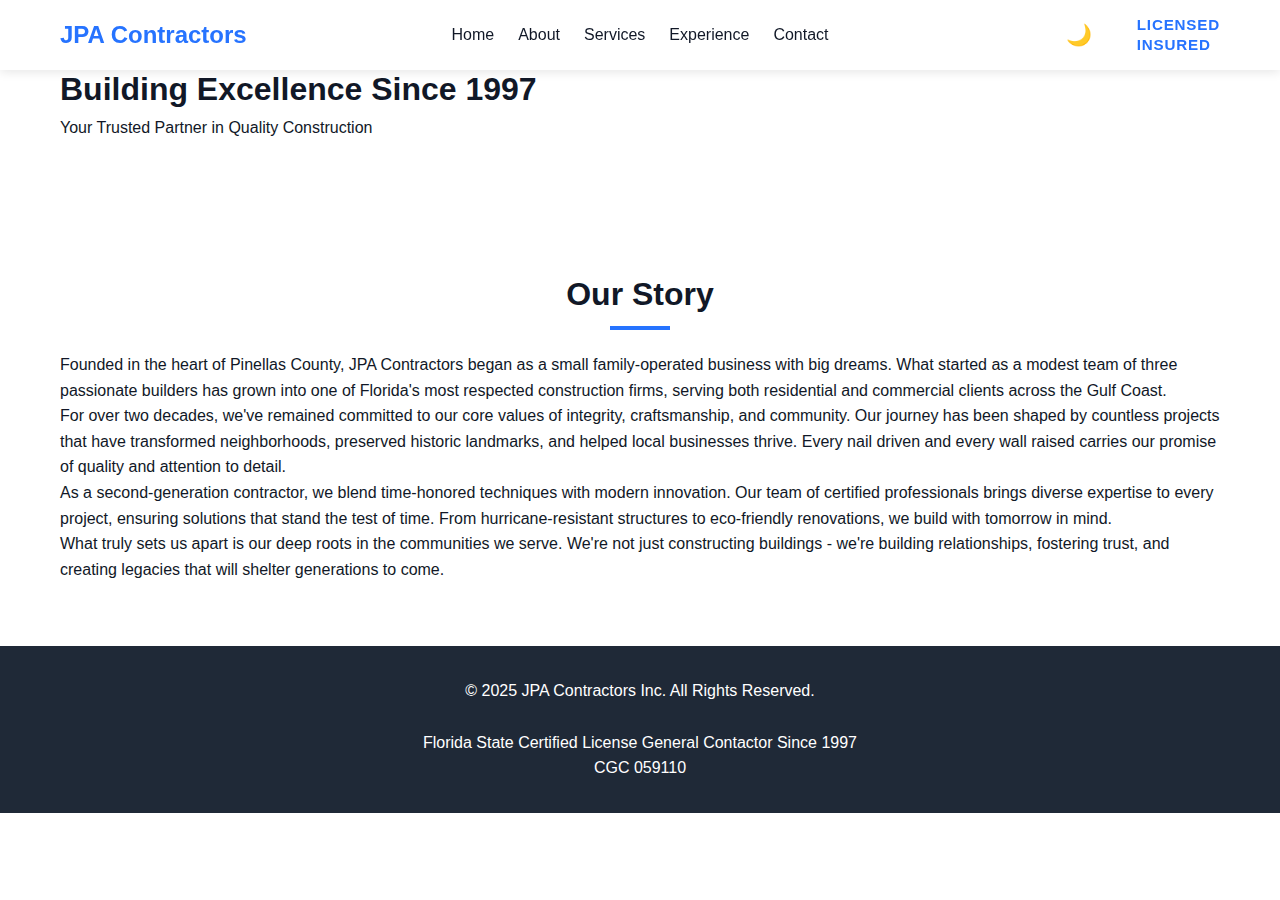
<file: about.html>
<!DOCTYPE html>
<html lang="en">
<head>
    <meta charset="UTF-8">
    <meta name="viewport" content="width=device-width, initial-scale=1.0">
    <title>JPA Contractors - About</title>
    <link rel="stylesheet" href="styles.css">
</head>
<body>
    <!-- Navigation -->
    <nav class="navbar">
        <div class="container">
            <div class="logo"><a href="index.html">JPA Contractors</a></div>
        
            <!-- Desktop Navigation -->
            <div class="desktop-nav">
                <a href="index.html" class="nav-item">Home</a>
                <a href="about.html" class="nav-item">About</a>
                <a href="services.html" class="nav-item">Services</a>
                <a href="index.html#projects" class="nav-item">Experience</a>
                <a href="contact.html" class="nav-item">Contact</a>
            </div>
        
            <div class="nav-controls">
                <button id="darkModeToggle" class="dark-mode-toggle">
                    <span class="sun-icon">☀️</span>
                    <span class="moon-icon">🌙</span>
                </button>

                <div class="license-text">
                    <span>LICENSED</span>
                    <span>INSURED</span>
                </div>

                <button id="mobileMenuToggle" class="mobile-menu-toggle">☰</button>
            </div>
        </div>

        <!-- Mobile Menu -->
        <div id="mobileMenu" class="mobile-menu">
            <div class="mobile-menu-content">
                <a href="index.html" class="nav-item">Home</a>
                <a href="about.html" class="nav-item">About</a>
                <a href="services.html" class="nav-item">Services</a>
                <a href="index.html#projects" class="nav-item">Experience</a>
                <a href="contact.html" class="nav-item">Contact</a>
            </div>
        </div>
    </nav>

    <!-- Hero Section -->
    <section class="about-hero">
        <div class="hero-overlay">
            <div class="container">
                <h1>Building Excellence Since 1997</h1>
                <p class="hero-subtitle">Your Trusted Partner in Quality Construction</p>
            </div>
        </div>
    </section>

    <!-- About Content Section -->
    <section class="about-content-section">
        <div class="container">
            <h2 class="section-title">Our Story</h2>
            <div class="about-text">
                <p>Founded in the heart of Pinellas County, JPA Contractors began as a small family-operated business with big dreams. What started as a modest team of three passionate builders has grown into one of Florida's most respected construction firms, serving both residential and commercial clients across the Gulf Coast.</p>

                <p>For over two decades, we've remained committed to our core values of integrity, craftsmanship, and community. Our journey has been shaped by countless projects that have transformed neighborhoods, preserved historic landmarks, and helped local businesses thrive. Every nail driven and every wall raised carries our promise of quality and attention to detail.</p>

                <p>As a second-generation contractor, we blend time-honored techniques with modern innovation. Our team of certified professionals brings diverse expertise to every project, ensuring solutions that stand the test of time. From hurricane-resistant structures to eco-friendly renovations, we build with tomorrow in mind.</p>

                <p>What truly sets us apart is our deep roots in the communities we serve. We're not just constructing buildings - we're building relationships, fostering trust, and creating legacies that will shelter generations to come.</p>
            </div>
        </div>
    </section>

    <!-- Footer -->
    <footer class="footer">
        <div class="container">
            <p>&copy; 2025 JPA Contractors Inc. All Rights Reserved.</p> <br>
            <p>Florida State Certified License General Contactor Since 1997</p>
            <p>CGC 059110</p>
        </div>
    </footer>

    <script src="script.js"></script>
</body>
</html>
</file>
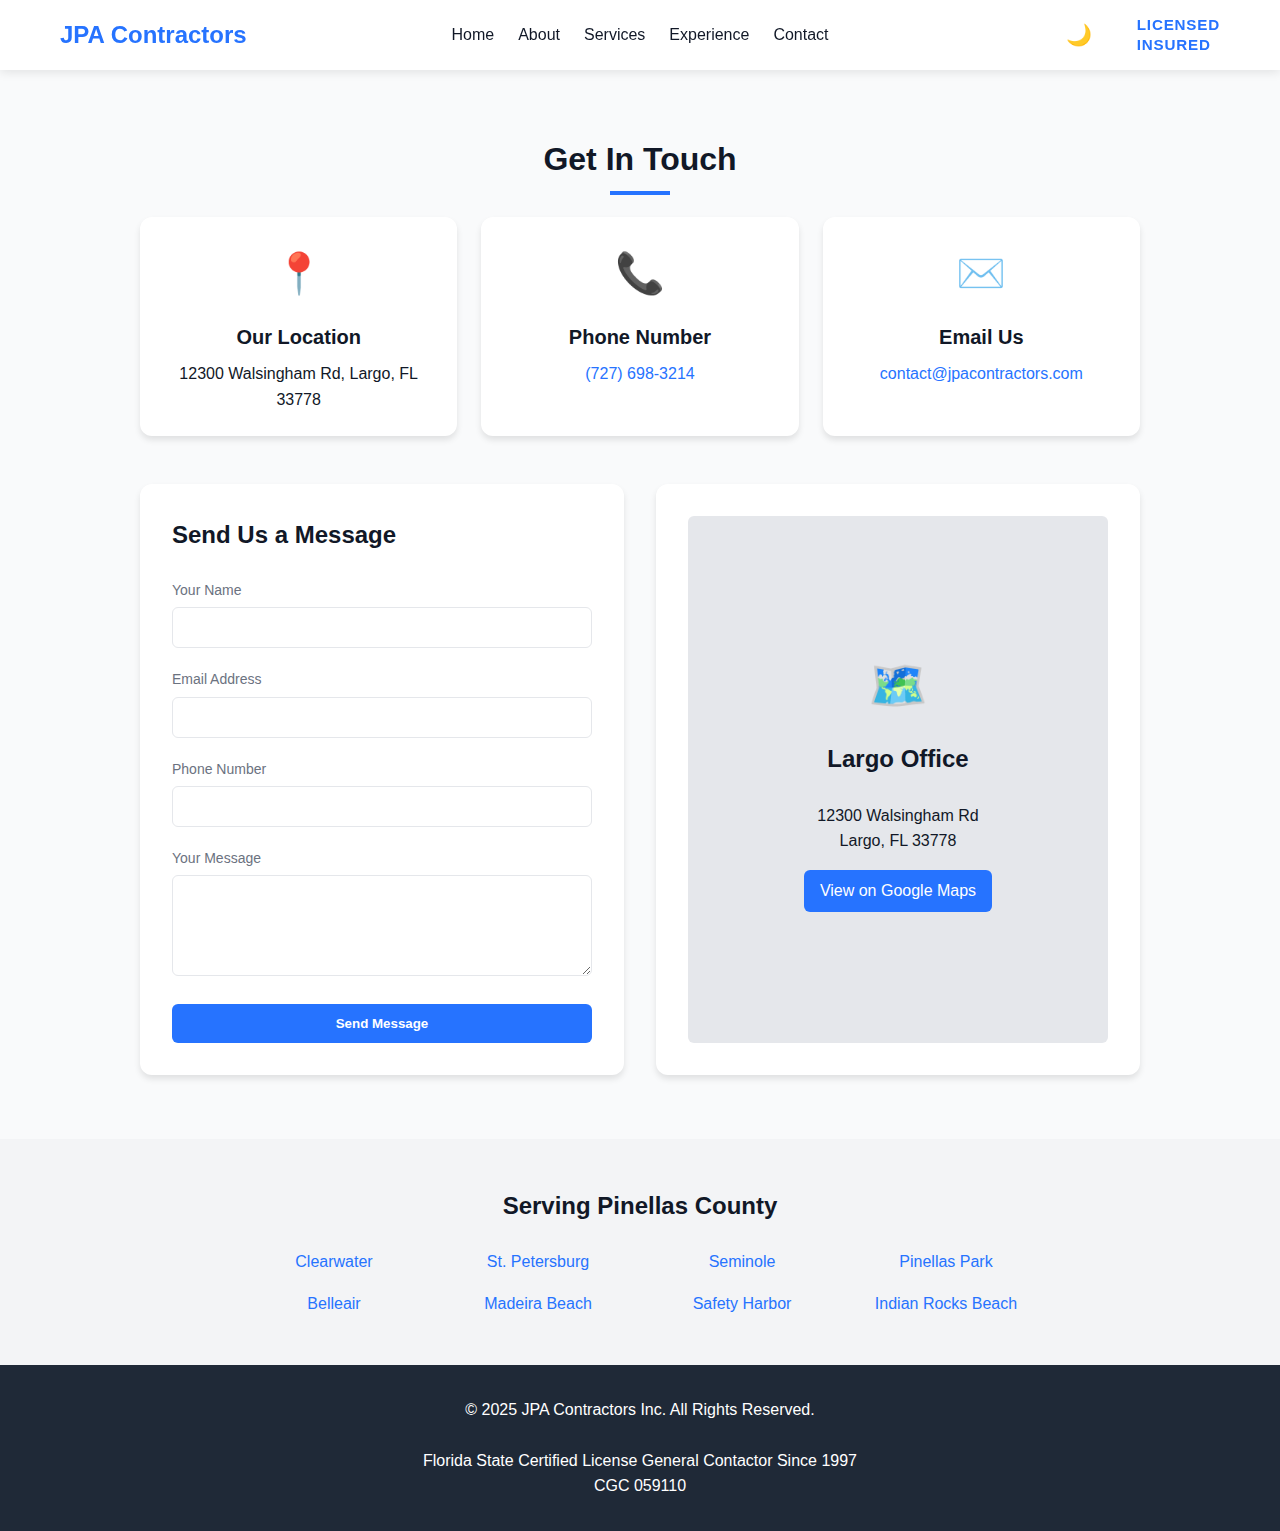
<file: contact.html>
<!DOCTYPE html>
<html lang="en">
<head>
    <meta charset="UTF-8">
    <meta name="viewport" content="width=device-width, initial-scale=1.0">
    <title>JPA Contractors - Contact</title>
    <link rel="stylesheet" href="styles.css">
</head>
<body>
    <!-- Navigation -->
    <nav class="navbar">
        <div class="container">
            <div class="logo">JPA Contractors</div>
        
            <!-- Desktop Navigation -->
            <div class="desktop-nav">
                <a href="index.html" class="nav-item">Home</a>
                <a href="about.html" class="nav-item">About</a>
                <a href="services.html" class="nav-item">Services</a>
                <a href="index.html#projects" class="nav-item">Experience</a>
                <a href="contact.html" class="nav-item">Contact</a>
            </div>
        
            <div class="nav-controls">
                <button id="darkModeToggle" class="dark-mode-toggle">
                    <span class="sun-icon">☀️</span>
                    <span class="moon-icon">🌙</span>
                </button>

                <div class="license-text">
                    <span>LICENSED</span>
                    <span>INSURED</span>
                </div>

                <button id="mobileMenuToggle" class="mobile-menu-toggle">☰</button>
            </div>
        </div>

        <!-- Mobile Menu -->
        <div id="mobileMenu" class="mobile-menu">
            <div class="mobile-menu-content">
                <a href="index.html" class="nav-item">Home</a>
                <a href="about.html" class="nav-item">About</a>
                <a href="services.html" class="nav-item">Services</a>
                <a href="index.html#projects" class="nav-item">Experience</a>
                <a href="contact.html" class="nav-item">Contact</a>
            </div>
        </div>
    </nav>

    <!-- Main Content -->
    <main class="main-content">
        <!-- Contact Section -->
        <section class="contact-section">
            <div class="container">
                <h2 class="section-title">Get In Touch</h2>
                
                <div class="contact-container">
                    <!-- Contact Cards -->
                    <div class="contact-cards">
                        <div class="contact-card">
                            <div class="card-icon">📍</div>
                            <h3>Our Location</h3>
                            <p>12300 Walsingham Rd, Largo, FL 33778</p>
                        </div>
                        <div class="contact-card">
                            <div class="card-icon">📞</div>
                            <h3>Phone Number</h3>
                            <a href="tel:7275551212">(727) 698-3214</a>
                        </div>
                        <div class="contact-card">
                            <div class="card-icon">✉️</div>
                            <h3>Email Us</h3>
                            <a href="mailto:contact@jpacontractors.com">contact@jpacontractors.com</a>
                        </div>
                    </div>

                    <!-- Contact Form and Map -->
                    <div class="contact-form-map">
                        <div class="contact-form-container">
                            <h3>Send Us a Message</h3>
                            <div id="formSuccess" class="form-success">
                                Thank you! Your message has been sent. We'll get back to you soon.
                            </div>
                            <form id="contactForm" class="contact-form">
                                <div class="form-group">
                                    <label for="name">Your Name</label>
                                    <input type="text" id="name" required>
                                </div>
                                <div class="form-group">
                                    <label for="email">Email Address</label>
                                    <input type="email" id="email" required>
                                </div>
                                <div class="form-group">
                                    <label for="phone">Phone Number</label>
                                    <input type="tel" id="phone">
                                </div>
                                <div class="form-group">
                                    <label for="message">Your Message</label>
                                    <textarea id="message" rows="5" required></textarea>
                                </div>
                                <button type="submit" class="submit-button">Send Message</button>
                            </form>
                        </div>

                        <div class="map-container">
                            <div class="map-placeholder">
                                <div class="map-content">
                                    <div class="map-icon">🗺️</div>
                                    <h3>Largo Office</h3>
                                    <p>
                                        12300 Walsingham Rd<br>
                                        Largo, FL 33778
                                    </p>
                                    <a href="https://www.google.com/maps/place/27°53'39.8%22N+82°47'33.9%22W/@27.894375,-82.794972,17z/" 
                                        target="_blank" 
                                        rel="noopener noreferrer" 
                                        class="map-button">
                                        View on Google Maps
                                    </a>
                                </div>
                            </div>
                        </div>
                    </div>
                </div>
            </div>
        </section>

        <!-- Service Area -->
        <section class="service-area">
            <div class="container">
                <div class="service-area-content">
                    <h3>Serving Pinellas County</h3>
                    <div class="service-area-grid">
                        <div>Clearwater</div>
                        <div>St. Petersburg</div>
                        <div>Seminole</div>
                        <div>Pinellas Park</div>
                        <div>Belleair</div>
                        <div>Madeira Beach</div>
                        <div>Safety Harbor</div>
                        <div>Indian Rocks Beach</div>
                    </div>
                </div>
            </div>
        </section>
    </main>

    <!-- Footer -->
    <footer class="footer">
        <div class="container">
            <p>&copy; 2025 JPA Contractors Inc. All Rights Reserved.</p> <br>
            <p>Florida State Certified License General Contactor Since 1997</p>
            <p>CGC 059110</p>
        </div>
    </footer>

    <script src="script.js"></script>
</body>
</html>
</file>
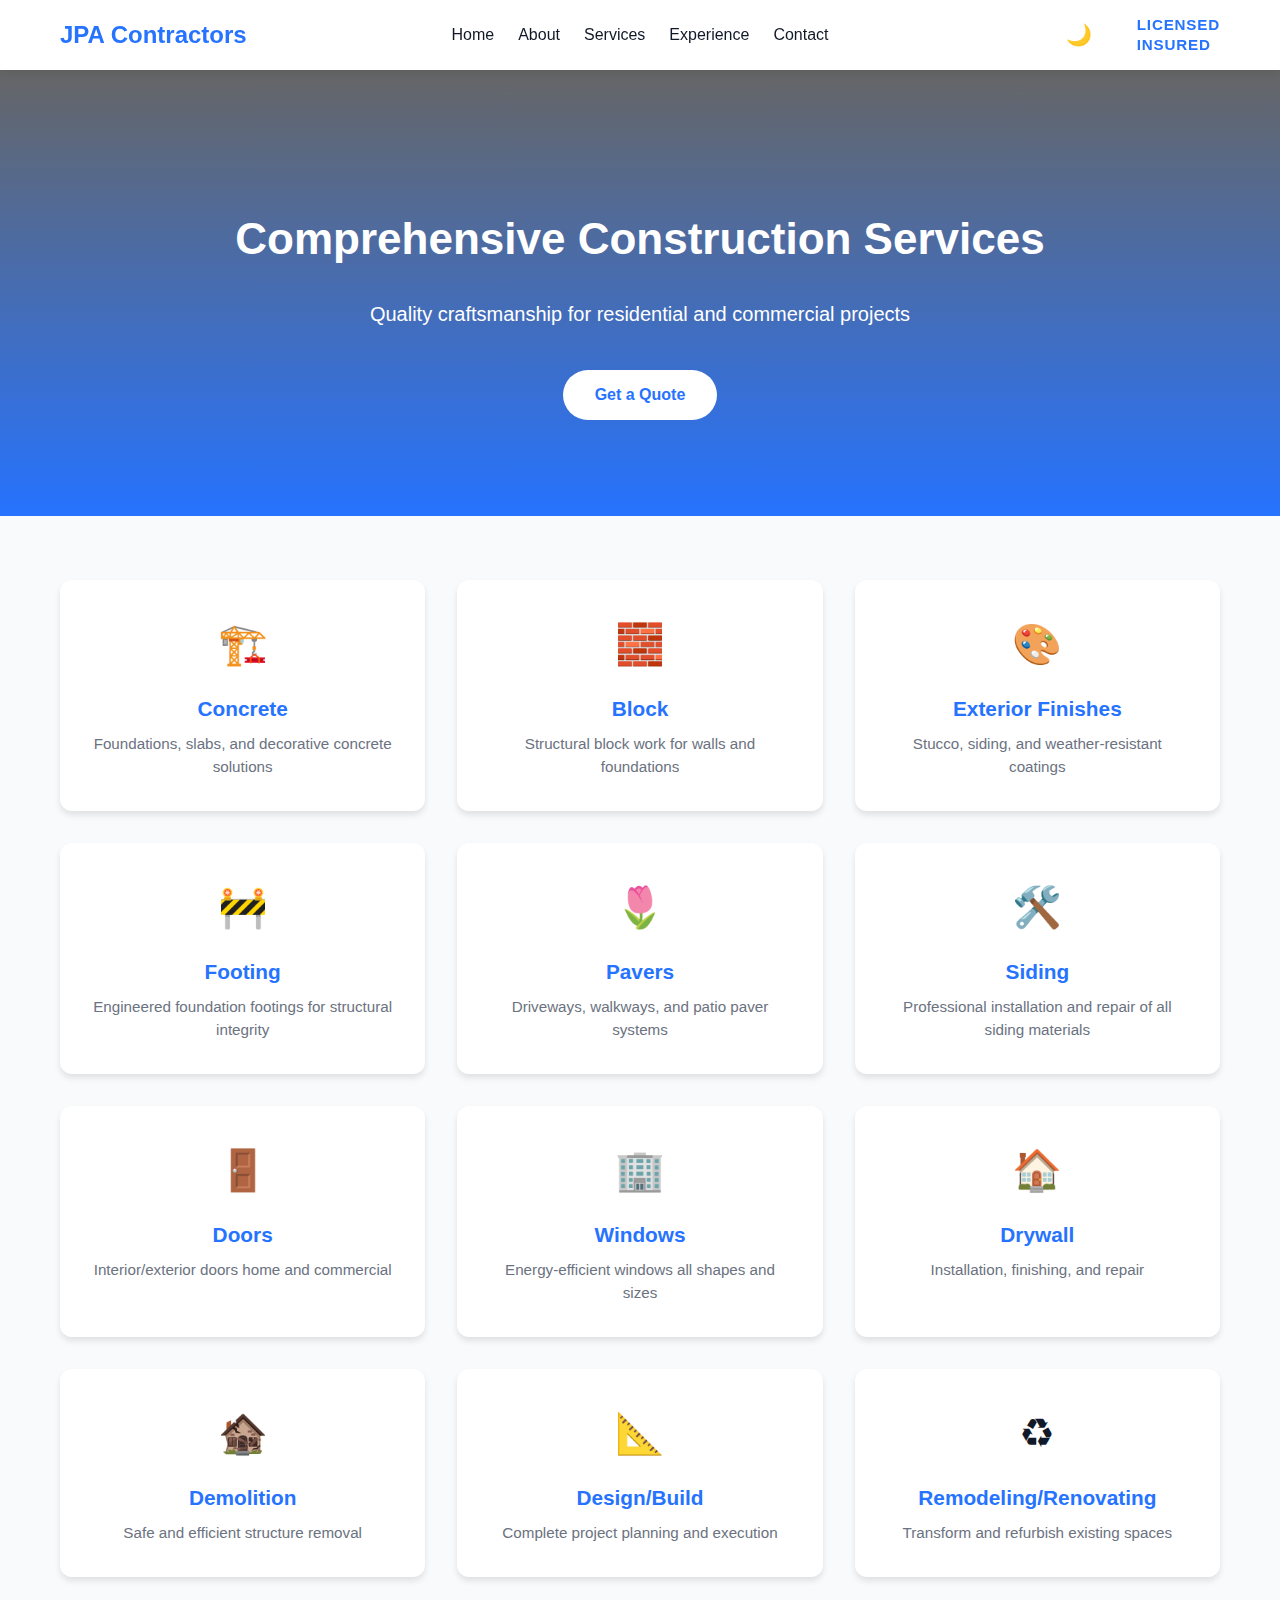
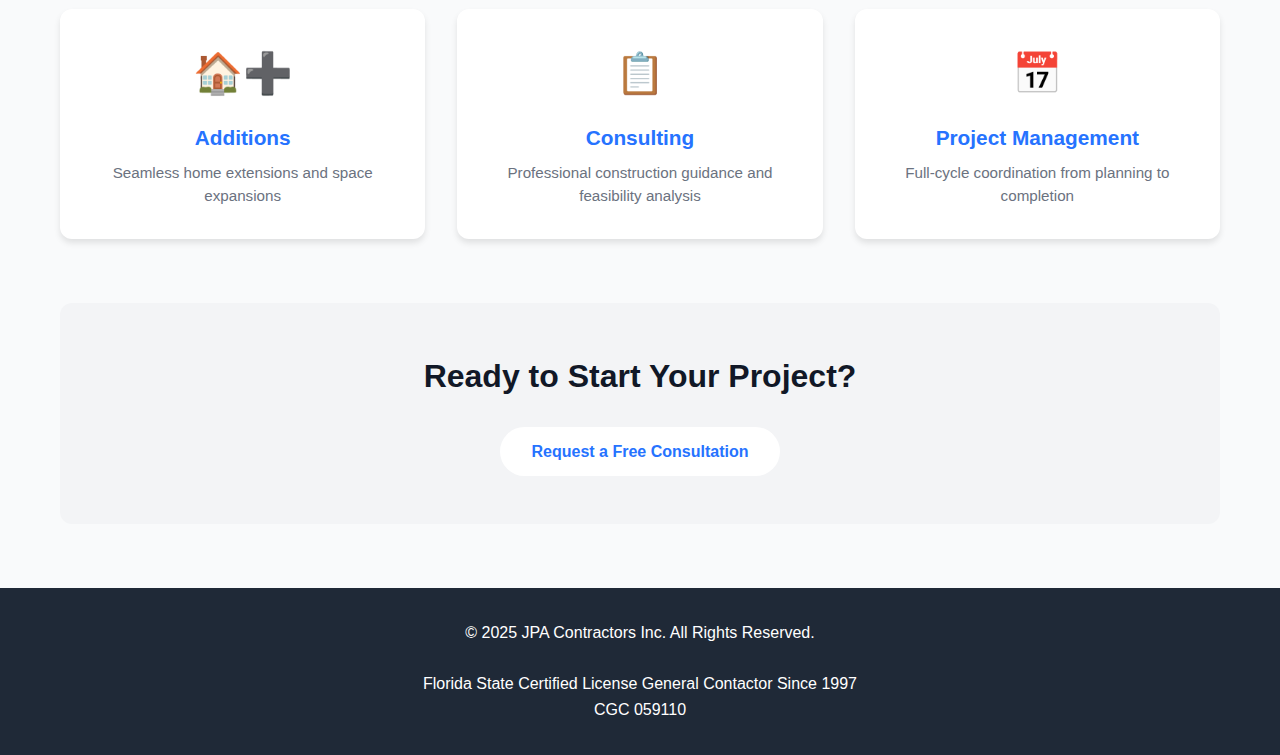
<file: services.html>
<!DOCTYPE html>
<html lang="en">
<head>
    <meta charset="UTF-8">
    <meta name="viewport" content="width=device-width, initial-scale=1.0">
    <title>JPA Contractors - Services</title>
    <link rel="stylesheet" href="styles.css">
</head>
<body>
    <!-- Navigation -->
    <nav class="navbar">
        <div class="container">
            <div class="logo"><a href="index.html">JPA Contractors</a></div>
        
            <!-- Desktop Navigation -->
            <div class="desktop-nav">
                <a href="index.html" class="nav-item">Home</a>
                <a href="about.html" class="nav-item">About</a>
                <a href="services.html" class="nav-item">Services</a>
                <a href="index.html#projects" class="nav-item">Experience</a>
                <a href="contact.html" class="nav-item">Contact</a>
            </div>
        
            <div class="nav-controls">
                <button id="darkModeToggle" class="dark-mode-toggle">
                    <span class="sun-icon">☀️</span>
                    <span class="moon-icon">🌙</span>
                </button>

                <div class="license-text">
                    <span>LICENSED</span>
                    <span>INSURED</span>
                </div>

                <button id="mobileMenuToggle" class="mobile-menu-toggle">☰</button>
            </div>
        </div>

        <!-- Mobile Menu -->
        <div id="mobileMenu" class="mobile-menu">
            <div class="mobile-menu-content">
                <a href="index.html" class="nav-item">Home</a>
                <a href="about.html" class="nav-item">About</a>
                <a href="services.html" class="nav-item">Services</a>
                <a href="index.html#projects" class="nav-item">Experience</a>
                <a href="contact.html" class="nav-item">Contact</a>
            </div>
        </div>
    </nav>

    <!-- Main Content -->
    <main class="main-content">
        <!-- Services Hero -->
        <section class="services-hero">
            <div class="container">
                <h1>Comprehensive Construction Services</h1>
                <p>Quality craftsmanship for residential and commercial projects</p>
                <a href="contact.html" class="cta-button">Get a Quote</a>
            </div>
        </section>

        <!-- Services Grid -->
        <section class="detailed-services">
            <div class="container">
                <div class="services-mosaic">
                    <div class="service-item">
                        <div class="service-icon">🏗️</div>
                        <h3>Concrete</h3>
                        <p>Foundations, slabs, and decorative concrete solutions</p>
                    </div>
                    <div class="service-item">
                        <div class="service-icon">🧱</div>
                        <h3>Block</h3>
                        <p>Structural block work for walls and foundations</p>
                    </div>
                    <div class="service-item">
                        <div class="service-icon">🎨</div>
                        <h3>Exterior Finishes</h3>
                        <p>Stucco, siding, and weather-resistant coatings</p>
                    </div>
                    <div class="service-item">
                        <div class="service-icon">🚧</div>
                        <h3>Footing</h3>
                        <p>Engineered foundation footings for structural integrity</p>
                    </div>
                    <div class="service-item">
                        <div class="service-icon">🌷</div>
                        <h3>Pavers</h3>
                        <p>Driveways, walkways, and patio paver systems</p>
                    </div>
                    <div class="service-item">
                        <div class="service-icon">🛠️</div>
                        <h3>Siding</h3>
                        <p>Professional installation and repair of all siding materials</p>
                    </div>
                    <div class="service-item">
                        <div class="service-icon">🚪</div>
                        <h3>Doors</h3>
                        <p>Interior/exterior doors home and commercial</p>
                    </div>
                    <div class="service-item">
                        <div class="service-icon">🏢</div>
                        <h3>Windows</h3>
                        <p>Energy-efficient windows all shapes and sizes</p>
                    </div>
                    <div class="service-item">
                        <div class="service-icon">🏠</div>
                        <h3>Drywall</h3>
                        <p>Installation, finishing, and repair</p>
                    </div>
                    <div class="service-item">
                        <div class="service-icon">🏚️</div>
                        <h3>Demolition</h3>
                        <p>Safe and efficient structure removal</p>
                    </div>
                    <div class="service-item">
                        <div class="service-icon">📐</div>
                        <h3>Design/Build</h3>
                        <p>Complete project planning and execution</p>
                    </div>
                    <div class="service-item">
                        <div class="service-icon">♻</div>
                        <h3>Remodeling/Renovating</h3>
                        <p>Transform and refurbish existing spaces</p>
                    </div>
                    <div class="service-item">
                        <div class="service-icon">🏠➕</div>
                        <h3>Additions</h3>
                        <p>Seamless home extensions and space expansions</p>
                    </div>
                    <div class="service-item">
                        <div class="service-icon">📋</div>
                        <h3>Consulting</h3>
                        <p>Professional construction guidance and feasibility analysis</p>
                    </div>
                    <div class="service-item">
                        <div class="service-icon">📅</div>
                        <h3>Project Management</h3>
                        <p>Full-cycle coordination from planning to completion</p>
                    </div>
                </div>

                <div class="services-cta">
                    <h2>Ready to Start Your Project?</h2>
                    <a href="contact.html" class="cta-button">Request a Free Consultation</a>
                </div>
            </div>
        </section>
    </main>

    <!-- Footer -->
    <footer class="footer">
        <div class="container">
            <p>&copy; 2025 JPA Contractors Inc. All Rights Reserved.</p> <br>
            <p>Florida State Certified License General Contactor Since 1997</p>
            <p>CGC 059110</p>
        </div>
    </footer>

    <script src="script.js"></script>
</body>
</html>
</file>
<file: styles.css>
/* Base Styles */
:root {
    --primary-color: #2673ff;
    --primary-color-dark: #2563eb;
    --primary-color-light: #60a5fa;
    --text-color: #111827;
    --text-color-light: #6b7280;
    --bg-color: #f9fafb;
    --bg-color-alt: #f3f4f6;
    --card-bg: #ffffff;
    --border-color: #e5e7eb;
    --shadow-color: rgba(0, 0, 0, 0.1);
    --navbar-height: 70px;
}

/* Dark Mode Colors */
.dark-mode {
    --primary-color: #2673ff;
    --primary-color-dark: #2563eb;
    --primary-color-light: #60a5fa;
    --text-color: #f9fafb;
    --text-color-light: #d1d5db;
    --bg-color: #111827;
    --bg-color-alt: #1f2937;
    --card-bg: #374151;
    --border-color: #4b5563;
    --shadow-color: rgba(0, 0, 0, 0.3);
}

* {
    margin: 0;
    padding: 0;
    box-sizing: border-box;
}

body {
    font-family: 'Segoe UI', Tahoma, Geneva, Verdana, sans-serif;
    line-height: 1.6;
    color: var(--text-color);
    background-color: var(--card-bg);
    transition: background-color 0.3s, color 0.3s;
}

.container {
    max-width: 1200px;
    margin: 0 auto;
    padding: 0 20px;
}

a {
    text-decoration: none;
    color: var(--primary-color);
    transition: color 0.3s;
}

a:hover {
    color: var(--primary-color-dark);
}

/* Navigation Styles */
.navbar {
    position: fixed;
    top: 0;
    left: 0;
    width: 100%;
    background-color: var(--card-bg);
    box-shadow: 0 2px 10px var(--shadow-color);
    z-index: 1000;
}

.navbar .container {
    display: flex;
    justify-content: space-between;
    align-items: center;
    height: var(--navbar-height);
    position: relative;
}

.logo {
    font-size: 1.5rem;
    font-weight: bold;
    color: var(--primary-color);
}

.license-text {
    color: var(--primary-color);
    font-weight: 800; /* Increased boldness */
    display: flex;
    flex-direction: column;
    margin-left: 1.5rem; /* Space between moon and text */
    text-transform: uppercase;
    letter-spacing: 0.8px;
    font-size: 0.95rem;
    line-height: 1.3;
    order: 2; /* Positions after dark mode toggle */
}

.nav-controls {
    display: flex;
    align-items: center;
    gap: 1rem; /* Consistent spacing */
    margin-left: auto;
}

@media (max-width: 768px) {
    .license-text {
        display: none;
    }
    .nav-controls {
        gap: 0.5rem;
    }
}

.dark-mode-toggle {
    background: none;
    border: none;
    cursor: pointer;
    margin-right: 5px;
    font-size: 1.3rem;
    order: 1;
}

.dark-mode .sun-icon {
    display: inline-block;
}

.dark-mode .moon-icon {
    display: none;
}

body:not(.dark-mode) .sun-icon {
    display: none;
}

body:not(.dark-mode) .moon-icon {
    display: inline-block;
}

.mobile-menu-toggle {
    display: none;
    background: none;
    border: none;
    font-size: 1.75rem;
    cursor: pointer;
}

.desktop-nav {
    display: flex;
    gap: 1.5rem;
    position: absolute;
    left: 50%;
    transform: translateX(-50%);
}

.nav-item {
    color: var(--text-color);
    font-weight: 500;
}

.nav-item:hover, .nav-item.current {
    color: var(--primary-color);
}

.mobile-menu {
    display: none;
    position: absolute;
    top: var(--navbar-height);
    left: 0;
    width: 100%;
    background-color: var(--card-bg);
    box-shadow: 0 4px 6px var(--shadow-color);
    order: 3;
}

.mobile-menu-content {
    display: flex;
    flex-direction: column;
    align-items: center;
    padding: 1rem 0;
}

.mobile-menu-content .nav-item {
    padding: 0.75rem 0;
}

/* Hero Section */
.hero {
    padding: calc(var(--navbar-height) + 3rem) 0 5rem;
    background: linear-gradient(135deg, var(--primary-color), var(--primary-color-dark));
    color: white;
    text-align: center;
}

.hero h1 {
    font-size: 2.5rem;
    margin-bottom: 1rem;
}

.hero p {
    font-size: 1.2rem;
    max-width: 600px;
    margin: 0 auto 2rem;
}

.cta-button {
    display: inline-block;
    background-color: white;
    color: var(--primary-color);
    padding: 0.75rem 2rem;
    border-radius: 9999px;
    font-weight: 600;
    transition: background-color 0.3s, color 0.3s;
}

.dark-mode .cta-button {
    background-color: var(--primary-color-dark);
    color: white;
}

.cta-button:hover {
    background-color: #f3f4f6;
    color: var(--primary-color-dark);
}

.dark-mode .cta-button:hover {
    background-color: var(--primary-color);
}

/* Section Styles */
section {
    padding: 4rem 0;
}

.about {
    background-color: var(--card-bg);
}

.services {
    background-color: var(--bg-color-alt);
}

.section-title {
    font-size: 2rem;
    text-align: center;
    margin-bottom: 2rem;
    position: relative;
}

.section-title::after {
    content: '';
    position: absolute;
    bottom: -10px;
    left: 50%;
    transform: translateX(-50%);
    width: 60px;
    height: 4px;
    background-color: var(--primary-color);
}

.about-content {
    max-width: 800px;
    margin: 0 auto;
    text-align: center;
    color: var(--text-color-light);
}

/* Services Grid */
.services-grid {
    display: grid;
    grid-template-columns: repeat(auto-fit, minmax(250px, 1fr));
    gap: 2rem;
}

.service-card {
    background-color: var(--card-bg);
    border-radius: 0.5rem;
    padding: 1.5rem;
    text-align: center;
    box-shadow: 0 4px 6px var(--shadow-color);
    transition: box-shadow 0.3s;
}

.service-card:hover {
    box-shadow: 0 10px 15px var(--shadow-color);
}

.service-icon {
    font-size: 3rem;
    margin-bottom: 1rem;
}

.service-title {
    font-size: 1.25rem;
    margin-bottom: 0.5rem;
}

.service-desc {
    color: var(--text-color-light);
}

/* Contact Page Styles */
.main-content {
    padding-top: var(--navbar-height);
}

.contact-section {
    padding: 4rem 0;
    background-color: var(--bg-color);
}

.contact-container {
    max-width: 1000px;
    margin: 0 auto;
}

.contact-cards {
    display: grid;
    grid-template-columns: repeat(auto-fit, minmax(250px, 1fr));
    gap: 1.5rem;
    margin-bottom: 3rem;
}

.contact-card {
    background-color: var(--card-bg);
    border-radius: 0.75rem;
    padding: 1.5rem;
    text-align: center;
    box-shadow: 0 4px 6px var(--shadow-color);
    transition: all 0.3s;
}

.contact-card:hover {
    transform: translateY(-5px);
    box-shadow: 0 10px 15px var(--shadow-color);
}

.card-icon {
    font-size: 2.5rem;
    margin-bottom: 1rem;
    color: var(--primary-color);
}

.contact-card h3 {
    font-size: 1.25rem;
    margin-bottom: 0.5rem;
}

.contact-form-map {
    display: grid;
    grid-template-columns: 1fr;
    gap: 2rem;
}

@media (min-width: 768px) {
    .contact-form-map {
        grid-template-columns: 1fr 1fr;
    }
}

.contact-form-container, .map-container {
    background-color: var(--card-bg);
    border-radius: 0.75rem;
    padding: 2rem;
    box-shadow: 0 4px 6px var(--shadow-color);
}

.contact-form-container h3, .map-container h3 {
    font-size: 1.5rem;
    margin-bottom: 1.5rem;
}

.form-success {
    background-color: rgba(16, 185, 129, 0.1);
    color: #047857;
    padding: 1rem;
    border-radius: 0.5rem;
    text-align: center;
    margin-bottom: 1.5rem;
    display: none;
}

.dark-mode .form-success {
    background-color: rgba(16, 185, 129, 0.2);
    color: #10b981;
}

.form-group {
    margin-bottom: 1.25rem;
}

.form-group label {
    display: block;
    font-size: 0.875rem;
    font-weight: 500;
    margin-bottom: 0.375rem;
    color: var(--text-color-light);
}

.form-group input, 
.form-group textarea {
    width: 100%;
    padding: 0.75rem;
    border: 1px solid var(--border-color);
    border-radius: 0.375rem;
    background-color: var(--card-bg);
    color: var(--text-color);
    transition: border-color 0.3s, box-shadow 0.3s;
}

.form-group input:focus, 
.form-group textarea:focus {
    outline: none;
    border-color: var(--primary-color);
    box-shadow: 0 0 0 3px rgba(59, 130, 246, 0.3);
}

.submit-button {
    width: 100%;
    background-color: var(--primary-color);
    color: white;
    border: none;
    padding: 0.75rem;
    border-radius: 0.375rem;
    font-weight: 600;
    cursor: pointer;
    transition: background-color 0.3s;
}

.submit-button:hover {
    background-color: var(--primary-color-dark);
}

.map-placeholder {
    background-color: #e5e7eb;
    height: 100%;
    border-radius: 0.375rem;
    display: flex;
    align-items: center;
    justify-content: center;
    min-height: 300px;
}

.dark-mode .map-placeholder {
    background-color: var(--bg-color-alt);
}

.map-content {
    text-align: center;
    padding: 2rem;
}

.map-icon {
    font-size: 3rem;
    margin-bottom: 1rem;
}

.map-button {
    display: inline-block;
    background-color: var(--primary-color);
    color: white;
    padding: 0.5rem 1rem;
    border-radius: 0.375rem;
    margin-top: 1rem;
    transition: background-color 0.3s;
}

.map-button:hover {
    background-color: var(--primary-color-dark);
    color: white;
}

/* Service Area Section */
.service-area {
    padding: 3rem 0;
    background-color: var(--bg-color-alt);
}

.service-area-content {
    max-width: 800px;
    margin: 0 auto;
    text-align: center;
}

.service-area h3 {
    font-size: 1.5rem;
    margin-bottom: 1.5rem;
}

.service-area-grid {
    display: grid;
    grid-template-columns: repeat(2, 1fr);
    gap: 1rem;
}


/*Panorama Section*/
.panorama-section {
    height: 325px;
    overflow: hidden;
    padding-top: 3rem;
    padding-bottom: 0;
}

.panorama-image {
    width: 100%;
    height: 100%;
    object-fit: cover;
    object-position: center;
}

/* Gallery Section */
.gallery {
    background-color: var(--card-bg);
    padding: 4rem 0;
}

.gallery-grid {
    display: grid;
    grid-template-columns: repeat(4, 1fr);
    gap: 1rem;
}

.gallery-item {
    position: relative;
    overflow: hidden;
    border-radius: 0.5rem;
    box-shadow: 0 4px 6px var(--shadow-color);
    transition: transform 0.3s, box-shadow 0.3s;
    aspect-ratio: 1;
}

.gallery-item img {
    width: 100%;
    height: 100%;
    object-fit: cover;
    transition: transform 0.3s;
}

.gallery-item:hover {
    transform: translateY(-5px);
    box-shadow: 0 10px 15px var(--shadow-color);
}

.gallery-item:hover img {
    transform: scale(1.05);
}

/* Services Page Styles */
.services-hero {
    padding: calc(var(--navbar-height) + 4rem) 0 6rem;
    background: linear-gradient(rgba(0, 0, 0, 0.6), var(--primary-color));
    background-size: cover;
    background-position: center;
    color: white;
    text-align: center;
}

.services-hero h1 {
    font-size: 2.75rem;
    margin-bottom: 1.5rem;
}

.services-hero p {
    font-size: 1.25rem;
    margin-bottom: 2.5rem;
}

.detailed-services {
    padding: 4rem 0;
    background-color: var(--bg-color);
}

.services-mosaic {
    display: grid;
    grid-template-columns: repeat(auto-fit, minmax(280px, 1fr));
    gap: 2rem;
    margin-bottom: 4rem;
}

.service-item {
    background-color: var(--card-bg);
    border-radius: 0.75rem;
    padding: 2rem;
    text-align: center;
    transition: transform 0.3s, box-shadow 0.3s;
    box-shadow: 0 4px 6px var(--shadow-color);
}

.service-item:hover {
    transform: translateY(-5px);
    box-shadow: 0 10px 15px var(--shadow-color);
}

.service-item h3 {
    font-size: 1.3rem;
    margin: 1rem 0 0.5rem;
    color: var(--primary-color);
}

.service-item p {
    color: var(--text-color-light);
    font-size: 0.95rem;
    line-height: 1.5;
}

.service-icon {
    font-size: 2.5rem;
    margin-bottom: 0.5rem;
}

.services-cta {
    text-align: center;
    padding: 3rem 0;
    background-color: var(--bg-color-alt);
    border-radius: 0.75rem;
    margin-top: 2rem;
}

.services-cta h2 {
    font-size: 2rem;
    margin-bottom: 1.5rem;
}

@media (max-width: 768px) {
    .services-hero h1 {
        font-size: 2rem;
    }
    
    .services-hero p {
        font-size: 1.1rem;
    }
    
    .services-cta h2 {
        font-size: 1.5rem;
    }
}

@media (max-width: 768px) {
    .gallery-grid {
        grid-template-columns: 1fr;
        max-width: 600px;
        margin: 0 auto;
    }
    
    .panorama-section {
        height: 300px;
    }
}

@media (min-width: 768px) {
    .service-area-grid {
        grid-template-columns: repeat(4, 1fr);
    }
}

.service-area-grid div {
    color: var(--primary-color);
}

/* Footer */
.footer {
    background-color: #1f2937;
    color: white;
    padding: 2rem 0;
    text-align: center;
}

.dark-mode .footer {
    background-color: #111827;
}

/* Media Queries */
@media (max-width: 768px) {
    .desktop-nav {
        display: none;
    }

    .mobile-menu-toggle {
        display: block;
    }

    .nav-controls {
        margin-left: 0;
    }

    .hero h1 {
        font-size: 2rem;
    }

    .section-title {
        font-size: 1.75rem;
    }
}
</file>
